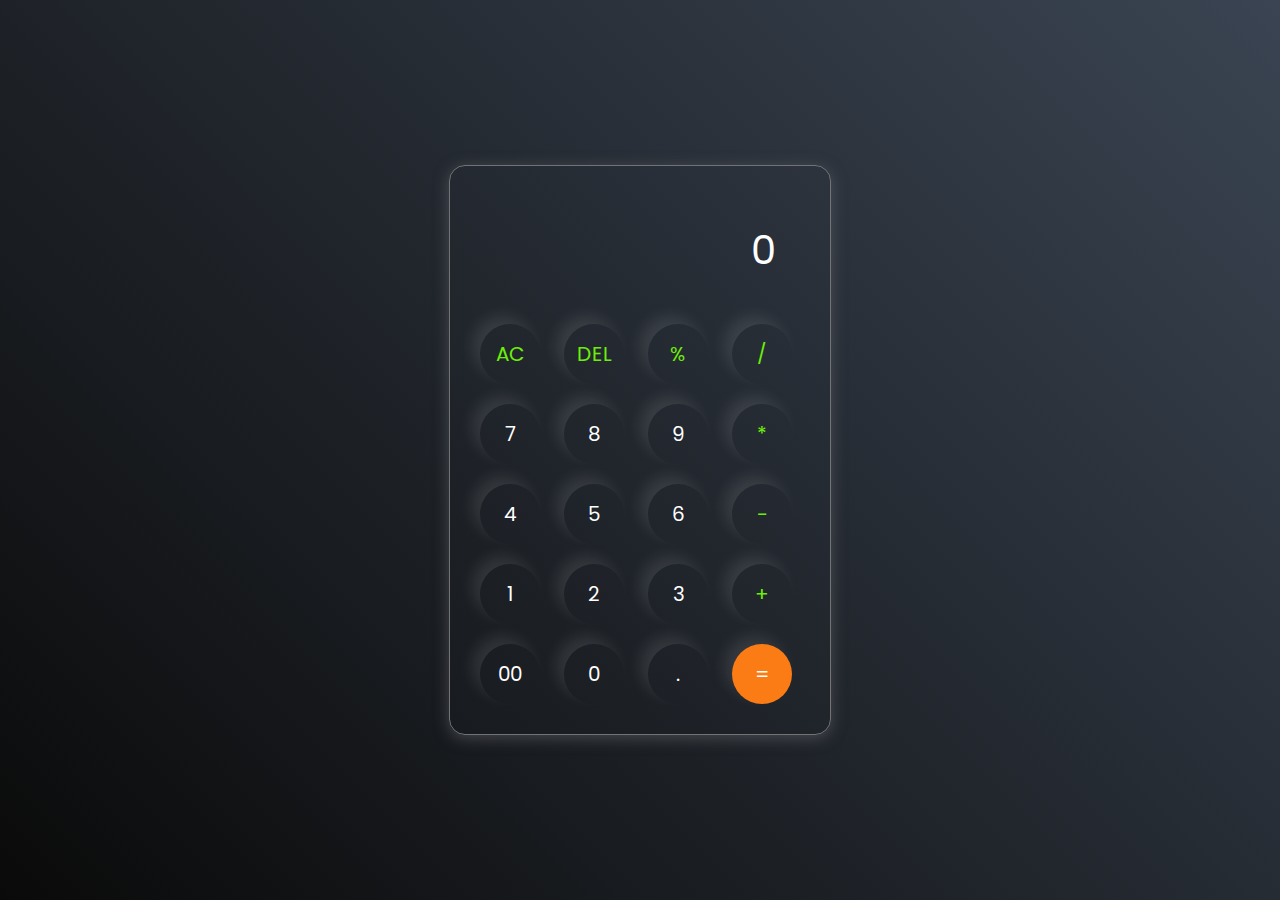
<file: Task 3: calculator/index.html>
<!DOCTYPE html>
<html lang="en">
  <head>
    <meta charset="UTF-8" />
    <meta http-equiv="X-UA-Compatible" content="IE=edge" />
    <meta name="viewport" content="width=device-width, initial-scale=1.0" />
    <link rel="stylesheet" href="style.css" />
    <title>Calculator-Nishant</title>
  </head>
  <body>
    <div class="container">
      <div class="calculator">
        <input type="text" id="inputBox" placeholder="0" />
        <div>
          <button class="button operator">AC</button>
          <button class="button operator">DEL</button>
          <button class="button operator">%</button>
          <button class="button operator">/</button>
        </div>
        <div>
          <button class="button">7</button>
          <button class="button">8</button>
          <button class="button">9</button>
          <button class="button operator">*</button>
        </div>
        <div>
          <button class="button">4</button>
          <button class="button">5</button>
          <button class="button">6</button>
          <button class="button operator">-</button>
        </div>
        <div>
          <button class="button">1</button>
          <button class="button">2</button>
          <button class="button">3</button>
          <button class="button operator">+</button>
        </div>

        <div>
          <button class="button">00</button>
          <button class="button">0</button>
          <button class="button">.</button>
          <button class="button equalBtn">=</button>
        </div>
      </div>
    </div>

    <script src="script.js"></script>
  </body>
</html>
</file>
<file: Task 3: calculator/style.css>
@import url('https://fonts.googleapis.com/css2?family=Poppins:wght@500&display=swap');

*{
    margin: 0;
    padding: 0;
    box-sizing: border-box;
    font-family: 'Poppins', sans-serif;
}

body{
    width: 100%;
    height: 100vh;
    display: flex;
    justify-content: center;
    align-items: center;
    background: linear-gradient(45deg, #0a0a0a, #3a4452);
}

.calculator{
    border: 1px solid #717377;
    padding: 20px;
    border-radius: 16px;
    background: transparent;
    box-shadow: 0px 3px 15px rgba(113, 115, 119, 0.5);

}

input{
    width: 320px;
    border: none;
    padding: 24px;
    margin: 10px;
    background: transparent;
    box-shadow: 0px 3px 15px rgbs(84, 84, 84, 0.1);
    font-size: 40px;
    text-align: right;
    cursor: pointer;
    color: #ffffff;
}

input::placeholder{
    color: #ffffff;
}

button{
    border: none;
    width: 60px;
    height: 60px;
    margin: 10px;
    border-radius: 50%;
    background: transparent;
    color: #ffffff;
    font-size: 20px;
    box-shadow: -8px -8px 15px rgba(255, 255, 255, 0.1);
    cursor: pointer;
}

.equalBtn{
    background-color: #fb7c14;
}

.operator{
    color: #6dee0a;
}
</file>
